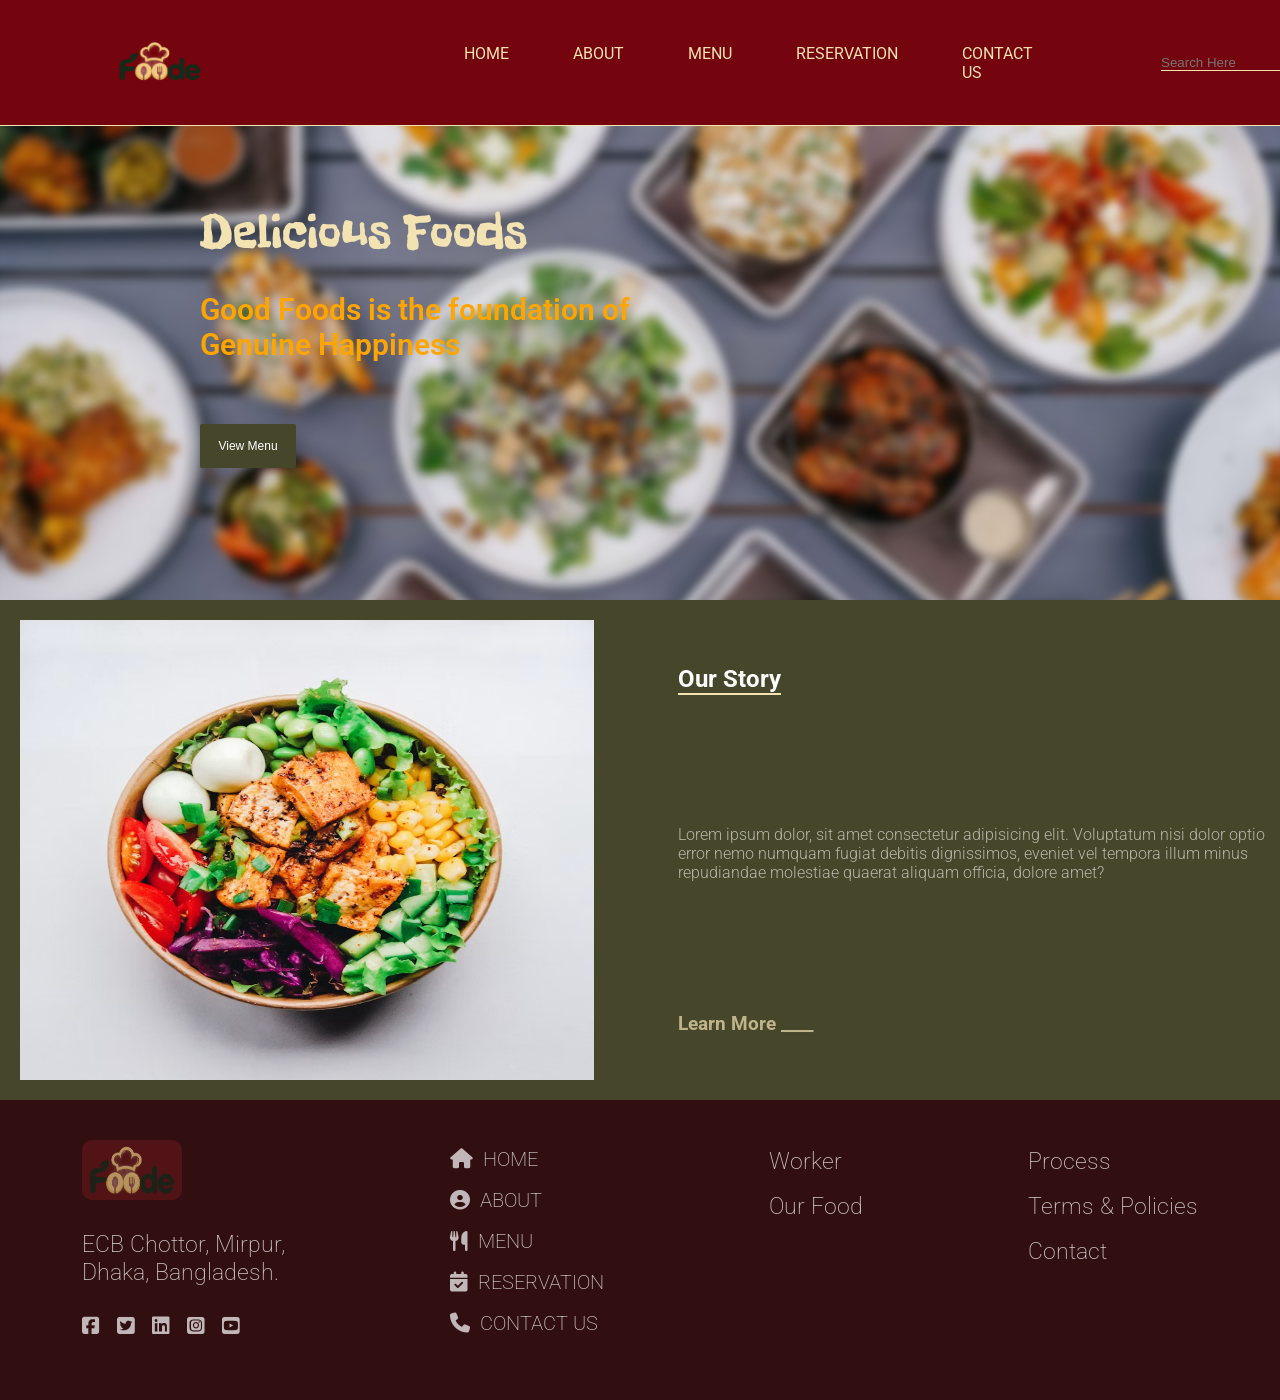
<file: index.html>
<!DOCTYPE html>
<html lang="en">
<head>
    <meta charset="UTF-8">
    <meta name="viewport" content="width=device-width, initial-scale=1.0">
    <link rel="stylesheet" href="https://cdnjs.cloudflare.com/ajax/libs/font-awesome/6.7.2/css/all.min.css">
    <link rel="preconnect" href="https://fonts.googleapis.com">
    <link rel="preconnect" href="https://fonts.gstatic.com" crossorigin>
    <link href="https://fonts.googleapis.com/css2?family=Alien+Block&family=Freckle+Face&family=Google+Sans:ital,opsz,wght@0,17..18,400..700;1,17..18,400..700&family=Permanent+Marker&family=Poppins:ital,wght@0,100;0,200;0,300;0,400;0,500;0,600;0,700;0,800;0,900;1,100;1,200;1,300;1,400;1,500;1,600;1,700;1,800;1,900&family=Roboto:ital,wght@0,100..900;1,100..900&display=swap" rel="stylesheet">
    <link rel="preconnect" href="https://fonts.googleapis.com">
    <link rel="preconnect" href="https://fonts.gstatic.com" crossorigin>
    <link href="https://fonts.googleapis.com/css2?family=Alien+Block&family=Freckle+Face&family=Google+Sans:ital,opsz,wght@0,17..18,400..700;1,17..18,400..700&family=Original+Surfer&family=Permanent+Marker&family=Poppins:ital,wght@0,100;0,200;0,300;0,400;0,500;0,600;0,700;0,800;0,900;1,100;1,200;1,300;1,400;1,500;1,600;1,700;1,800;1,900&family=Roboto:ital,wght@0,100..900;1,100..900&display=swap" rel="stylesheet">
    <link rel="stylesheet" href="style.css">
    <title>Foode</title>
</head>
<body>
    <header>
        <nav>
            <div class="logo">
                <img src="logo.png" alt="FOODE">
            </div>
            <div class="navbar">
                <ul>
                    <li><a href="#">HOME</a></li>
                    <li><a href="about-us.html">ABOUT</a></li>
                    <li><a href="#">MENU</a></li>
                    <li><a href="#">RESERVATION</a></li>
                    <li><a href="#">CONTACT US</a></li>
                </ul>
            </div>
            <div class="search">
                <input type="text" placeholder="Search Here">
                <i class="fa-solid fa-magnifying-glass"></i>
            </div>
        </nav>
    </header>

    <section class="hero-section">
        <div class="hero-content">
            <h1>Delicious Foods</h1>
            <p>Good Foods is the foundation of <br>Genuine Happiness</p>
            <button>View Menu</button>
        </div>
    </section>

    <section class="hero-section1">
        <div class="hero-img1">
            <img src="img2.avif" alt="">
        </div>
        <div class="hero-content1">
            <h1>Our Story</h1>
            <p>Lorem ipsum dolor, sit amet consectetur adipisicing elit. Voluptatum nisi dolor optio error nemo numquam fugiat debitis dignissimos, eveniet vel tempora illum minus repudiandae molestiae quaerat aliquam officia, dolore amet?</p>
            <h3><a href="about-us.html" class="learn">Learn More ____</a></h3>
        </div>
    </section>

    <footer>
        <div class="section1">
            <img src="logo.png" alt="FOODE">
            <h3>ECB Chottor, Mirpur,<br>Dhaka, Bangladesh.</h3>
            <div class="footer-icons">
                <i class="fa-brands fa-square-facebook"></i>
                <i class="fa-brands fa-square-twitter"></i>
                <i class="fa-brands fa-linkedin"></i>
                <i class="fa-brands fa-square-instagram"></i>
                <i class="fa-brands fa-square-youtube"></i>
            </div>
        </div>
        <div class="section2">
            <ul>
                <li><i class="fa-solid fa-house"></i><a href="#">HOME</a></li>
                <li><i class="fa-solid fa-circle-user"></i><a href="about-us.html">ABOUT</a></li>
                <li><i class="fa-solid fa-utensils"></i><a href="#">MENU</a></li>
                <li><i class="fa-solid fa-calendar-check"></i><a href="#">RESERVATION</a></li>
                <li><i class="fa-solid fa-phone"></i><a href="#">CONTACT US</a></li>
            </ul>
        </div>
        <div class="section3">
            <h3>Worker</h3>
            <h3>Our Food</h3>
        </div>
        <div class="section4">
            <h3>Process</h3>
            <h3>Terms & Policies</h3>
            <h3>Contact</h3>
        </div>
    </footer>
    <script src="Script.js"></script>
</body>
</html>
</file>
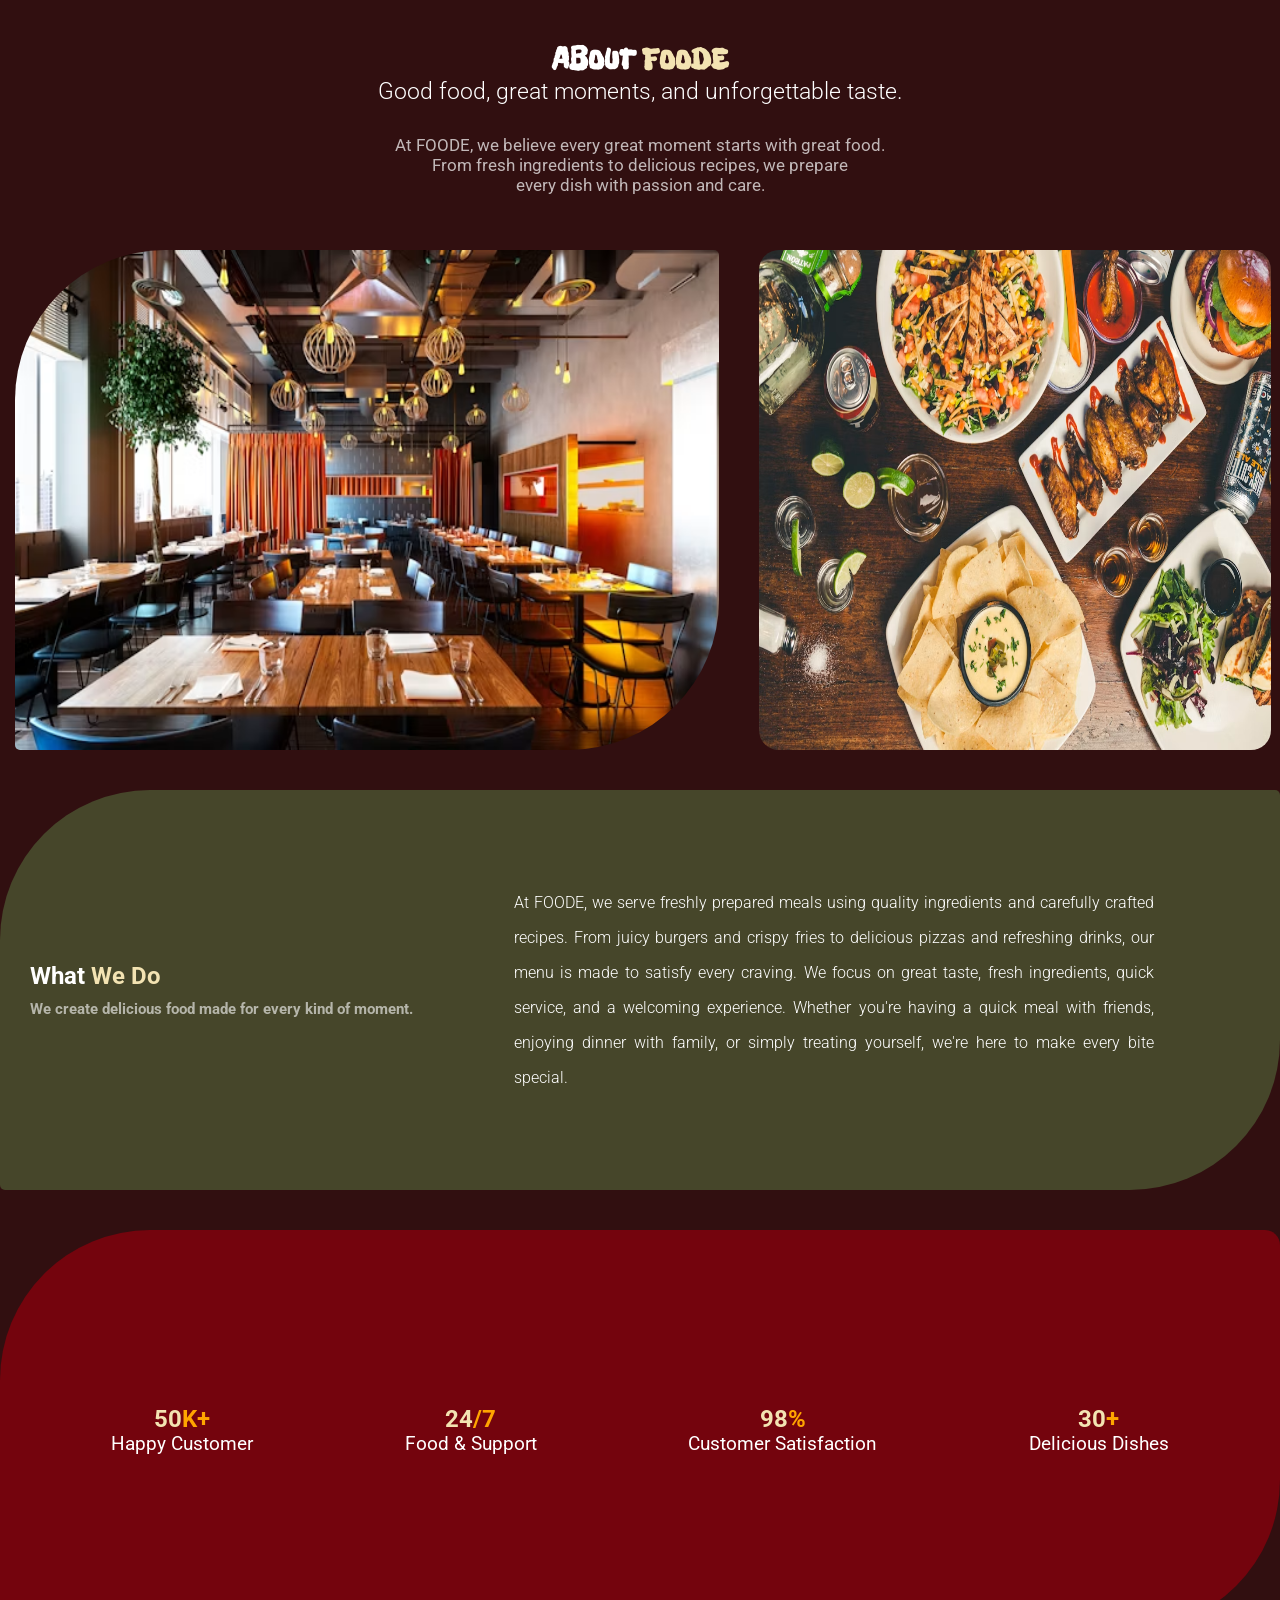
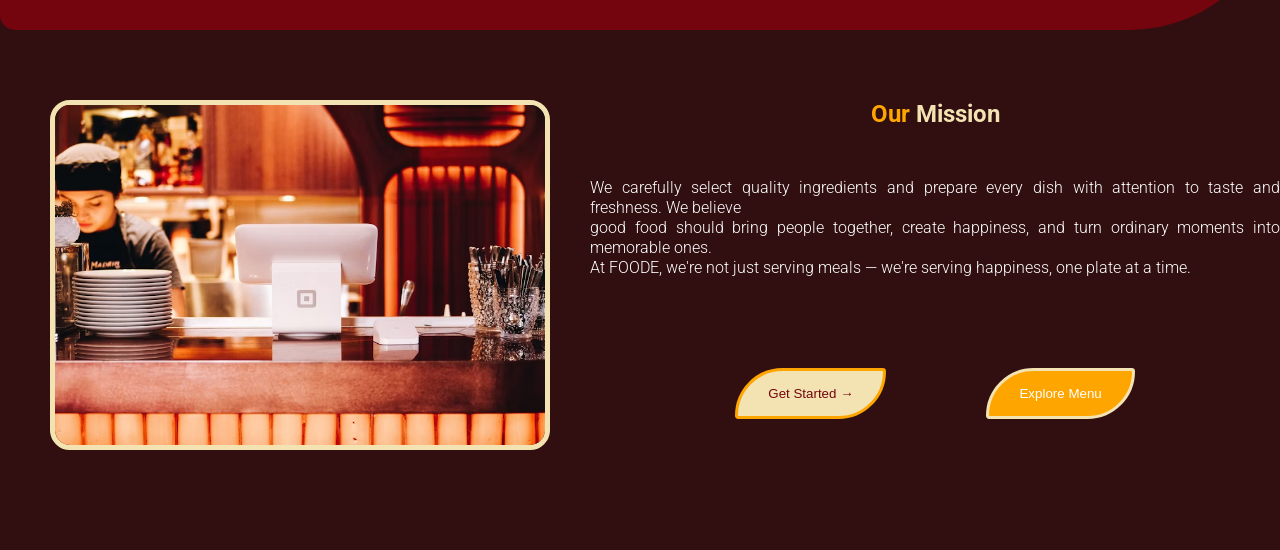
<file: about-us.html>
<!DOCTYPE html>
<html lang="en">
<head>
    <meta charset="UTF-8">
    <meta name="viewport" content="width=device-width, initial-scale=1.0">
       <link rel="stylesheet" href="https://cdnjs.cloudflare.com/ajax/libs/font-awesome/6.7.2/css/all.min.css">
    <link rel="preconnect" href="https://fonts.googleapis.com">
    <link rel="preconnect" href="https://fonts.gstatic.com" crossorigin>
    <link href="https://fonts.googleapis.com/css2?family=Alien+Block&family=Freckle+Face&family=Google+Sans:ital,opsz,wght@0,17..18,400..700;1,17..18,400..700&family=Permanent+Marker&family=Poppins:ital,wght@0,100;0,200;0,300;0,400;0,500;0,600;0,700;0,800;0,900;1,100;1,200;1,300;1,400;1,500;1,600;1,700;1,800;1,900&family=Roboto:ital,wght@0,100..900;1,100..900&display=swap" rel="stylesheet">
    <link rel="preconnect" href="https://fonts.googleapis.com">
    <link rel="preconnect" href="https://fonts.gstatic.com" crossorigin>
    <link href="https://fonts.googleapis.com/css2?family=Alien+Block&family=Freckle+Face&family=Google+Sans:ital,opsz,wght@0,17..18,400..700;1,17..18,400..700&family=Original+Surfer&family=Permanent+Marker&family=Poppins:ital,wght@0,100;0,200;0,300;0,400;0,500;0,600;0,700;0,800;0,900;1,100;1,200;1,300;1,400;1,500;1,600;1,700;1,800;1,900&family=Roboto:ital,wght@0,100..900;1,100..900&display=swap" rel="stylesheet">
    <title>About Us</title>
    <link rel="stylesheet" href="style.css">
</head>
<body>
    <section class="about1">
        <h1>ABOUT <span>FOODE</span></h1>
        <h3>Good food, great moments, and unforgettable taste.</h3>
        <p>At FOODE, we believe every great moment starts with great food. <br> From fresh ingredients to delicious recipes, we prepare <br>every dish with passion and care.</p>
    </section>
    <section class="about2">
        <img src="img3.avif" alt="" class="aboutimg1 aboutimg">
        <img src="img5.avif" alt="" class="aboutimg2 aboutimg">


    </section>
    <section class="about3">
        <div class="about3content">
        <h1>What <span>We Do</span></h1>
        <h3>We create delicious food made for every kind of moment.</h3>
        </div>
        <p>At FOODE, we serve freshly prepared meals using quality ingredients and carefully crafted recipes. From juicy burgers and crispy fries to delicious pizzas and refreshing drinks, our menu is made to satisfy every craving.

We focus on great taste, fresh ingredients, quick service, and a welcoming experience. Whether you're having a quick meal with friends, enjoying dinner with family, or simply treating yourself, we're here to make every bite special.</p>
    </section>
    <section class="about4">
        <div class="about4content1 about4contents">
            <h1>50<span>K+</span></h1>
            <h3>Happy Customer</h3>
        </div>
        <div class="about4content2 about4contents">
            <h1>24<span>/7</span></h1>
            <h3>Food & Support</h3>
        </div>
        <div class="about4content3 about4contents">
            <h1>98<span>%</span></h1>
            <h3>Customer Satisfaction</h3>
        </div>
        <div class="about4content4 about4contents">
            <h1>30<span>+</span></h1>
            <h3>Delicious Dishes</h3>
        </div>

    </section>
    <section class="about5">
        <div class="about5content1">
            <img src="img4.avif" alt="">
        </div>
        <div class="about5content2">
            <h1><span>Our</span> Mission</h1>
            <p>We carefully select quality ingredients and prepare every dish with attention to taste and freshness. We believe <br>good food should bring people together, create happiness, and turn ordinary moments into memorable ones. <br>
        At FOODE, we're not just serving meals — we're serving happiness, one plate at a time.</p>
            <div class="about5content3">
                <button class="button1 button">Get Started →</button>
                <button class="button2 button">Explore Menu</button>
            </div>
        </div>
    </section>
</body>
</html>
</file>
<file: style.css>
:root{
    --main-color:#46462A;
    --second-color:#F3E3B2;
    --third-color:#74040D;
    --fourth-color:#310f10;
}
*{
    margin: 0;
    padding: 0;
    box-sizing: border-box;
}


.logo img{
    width: 6rem;
    height: 3rem;
    margin-left: 7rem;
    

}
nav {
    display: flex;
    align-items: center;
    background-color: var(--third-color);
    position:fixed;
    top: 0;
    z-index: 99999999999;
    border-bottom: 1.2px solid var(--second-color);
    height: 14vh;
    width: 100%;
    
}

/* Logo */


.logo img {
    width: 6rem;
    height: 3rem;
    
}

/* Navbar */
.navbar {

    display: flex;
    justify-content: center;
}

.navbar ul {
    display: flex;
    gap: 4rem;
    list-style: none;
    padding-left: 16rem;
}

.navbar ul li a {
    text-decoration: none;
    color: var(--second-color);
    font-family: "Roboto", sans-serif;
    position: relative;
}

.navbar ul li a::after {
    content: "";
    position: absolute;
    left: 0;
    bottom: -5px;
    width: 0;
    height: 2px;
    background-color: var(--second-color);
    transition: ease 0.3s;
}

.navbar ul li a:hover::after {
    animation: effect 0.5s ease forwards;
    
}

@keyframes effect {
    from {
        width: 0;
    }

    to {
        width: 100%;
    }
}

/* Search */
.search {
    display: flex;
    align-items: center;
    border-bottom: 0.1rem solid var(--second-color);
    margin-left: 8rem;
    
}

.search input {
    outline: none;
    border: none;
    background: transparent;
    color: white;
    width: 10rem;
}
.search i{
    color:var(--second-color) ;
}

/* Hero Section */
.hero-section{
    height: 600px;
    width: 100vw;
    position: relative;
    overflow: hidden;
}
.hero-section::before{
    content: "";
    position: absolute;
    inset: -10px;
    filter: blur(5px);
    background: url(img1.avif)  no-repeat;
    background-size: cover;
}
.hero-content{
    position: absolute;
    top:200px;
    left: 200px;
    overflow: hidden;
    z-index: 9999999;
    display: flex;
    flex-direction: column;
    gap: 30px;
}
.hero-content h1{
    color: var(--second-color);
    font-size: 50px;
    font-family: "Freckle Face", system-ui;
    font-weight: 400;
}
.hero-content p{
    color: orange;
    font-size: 30px;
    font-family: "Roboto" , sans-serif;
    font-weight: 600;
   
}
.hero-content button{
    width: 6rem;
    padding: 15px 15px;
     background-color: var(--main-color);
    border: none;
    color: white;
    margin-top: 2rem;
    border-radius: 2px;
    transition: ease 0.3s;
    font-size: 12px;
    box-shadow: 0 10px 25px rgba(0, 0, 0, 0.3);
}
.hero-content button:hover{
    color: white;
    background-color: var(--third-color);
    transform: translateY(-3px);
    box-shadow: 0 5px 15px rgba(0, 0, 0, 0.2);
}


.hero-section1{
    width: 100%;
    height: 500px;
    background-color:var(--main-color);
    display: flex;
}

.hero-img1 img{
    width: 48vw;
    height: 500px;
    border: 20px solid var(--main-color);
}
.hero-content1{
    width: 60%;
    display: flex;
    flex-direction: column;
    justify-content: space-around;
    padding-left: 4rem;
    font-family: "Roboto", sans-serif;

    
}
.hero-content1 h1{
   border-bottom: 2px solid var(--second-color);
   width: fit-content;
   color: white;
}
.hero-content1 p{
      font-weight: 300;
      opacity: 0.6;
      color: white;
      
}
.hero-content1 h3{
   opacity: 0.7;
   color: var(--second-color);
}

/* Footer */
footer{
    height: 300px;
    width: 100%;
    background-color: var(--fourth-color);
    display: flex;
    justify-content: space-around;
    font-family: "Roboto", sans-serif;
    font-size: 20px;
    font-weight: 200;
    color: white;
}
.section1 {

    display: flex;
    flex-direction: column;
    gap: 30px;
    opacity: 0.7;
    margin-top: 40px;
}
.section1 img{
    width: 100px;
    height: 60px;
    background-color: #5f1618;
    border-radius: 10px;
    
}
.section1 h3{
       font-weight: 200;
}
.section1 .footer-icons{
    display: flex;
    gap: 17px;
}

.section2 ul {
    display: flex;
    flex-direction: column;
    gap: 17px;
    opacity: 0.7;
    margin-top: 47px;
}
.section2 ul li{
    list-style: none;
}
.section2 ul li i{
    padding-right: 10px;
}
.section2 ul li a{
    text-decoration: none;
    color: white;
}
.section3{
    display: flex;
    flex-direction: column;
    gap: 17px;
    opacity: 0.7;
    margin-top: 47px;
}
.section3 h3{
    font-weight: 200;
}
.section4{
    display: flex;
    flex-direction: column;
    gap: 17px;
    opacity: 0.7;
    margin-top: 47px;
}
.section4 h3{
    font-weight: 200;


}

/* =====================================
        MOBILE MENU
===================================== */

@media (max-width: 768px) {

    /* Navbar */

    nav {
        height: 70px;
        padding: 0 20px;
        justify-content: space-between;
    }

    .logo {
        display: flex;
        align-items: center;
    }

    .logo img {
        width: 65px;
        height: 45px;
        margin-left: 0;
    }


    /* Hamburger */

    .menu-toggle {
        display: block;
        position: relative;
        z-index: 1001;
    }


    /* Mobile Navigation */

    .navbar {
        position: absolute;

        top: 70px;
        left: 0;

        width: 100%;

        background-color: var(--third-color);

        display: none;

        padding: 25px 0;
    }


    /* JavaScript এই class যোগ করবে */

    .navbar.active {
        display: block;
    }


    .navbar ul {
        display: flex;
        flex-direction: column;

        align-items: center;

        gap: 25px;

        padding: 0;
        margin: 0;
    }


    .navbar ul li a {
        font-size: 18px;
    }


    /* Search mobile-এ থাকবে না */

    .search {
        display: none;
    }


    /* =========================
            HERO
    ========================= */

    .hero-section {
        height: 500px;

        margin-top: 70px;
    }

    .hero-content {
        top: 150px;

        left: 25px;
        right: 25px;

        gap: 20px;
    }

    .hero-content h1 {
        font-size: 34px;
    }

    .hero-content p {
        font-size: 19px;
    }

    .hero-content p br {
        display: none;
    }


    /* =========================
            STORY
    ========================= */

    .hero-section1 {
        flex-direction: column;

        height: auto;
    }

    .hero-img1 {
        width: 100%;
    }

    .hero-img1 img {
        width: 100%;
        height: 300px;

        object-fit: cover;

        border: 10px solid var(--main-color);
    }

    .hero-content1 {
        width: 100%;

        padding: 35px 25px;

        gap: 25px;
    }

    .hero-content1 p {
        line-height: 1.7;
    }


    /* =========================
            FOOTER
    ========================= */

    footer {
        flex-direction: column;

        gap: 35px;

        height: auto;

        padding: 40px 25px;
    }

    .section1,
    .section2,
    .section3,
    .section4 {
        margin-top: 0;
    }
        .section2{
                position: absolute;
                visibility: hidden;
                opacity: 0;
        }
}


    



/* About Us Section */
/* ===================== */

body{
    background-color: var(--fourth-color);
    color:white;
    font-family: "Roboto" , sans-serif;
}
.about1{
    width: 100%;
    height: 250px;
    text-align: center;
    padding-top: 40px;
    font-size: 20px;
}
.about1 span{
    color: var(--second-color ) !important;
}
.about1 h1{
     font-family: "Freckle Face", system-ui !important;
}
.about1 h3{
    font-weight: 300;
}
.about1 p{
    padding-top: 30px;
    opacity: 0.7;
    font-size: 17px !important;


}
/* about Section2 */
.about2{
    width: 100%;
    height: 500px;
    display: flex;
    gap: 40px;
    

}
.about2 .aboutimg1{
    width: 55%;
    border-radius: 10px;
    margin-left: 15px;
     border-radius: 150px 5px;
}
.about2 .aboutimg2{
    width: 40%;
    border-radius: 10px;
     border-radius: 20px ;
}

/* about Section3 */
.about3{
    display: flex;
    width: 100%;
    height: 400px;
    background-color: var(--main-color) !important;
    margin-top: 40px;
    align-items: center;
    border-radius: 150px 5px;
    


}
.about3 .about3content{
    width: 30%;
    margin-left: 30px;
}

.about3 .about3content span{
    color: var(--second-color);
}
.about3 .about3content h3{
    font-size: 15px;
    padding-top: 10px;
    opacity: 0.6;
}
.about3 p{
    width: 50%;
    margin-left: 100px;
    line-height: 35px;
    text-align: justify;
    font-weight: 300;
}
/* About Section4 */
.about4{
    background-color: var(--third-color);
    display: flex;
    width: 100%;
    height: 400px; 
    margin-top: 40px;
    align-items: center;
    border-radius: 150px 15px;
    gap: 40px;
    justify-content: space-evenly;
}
.about4 .about4contents{
    flex-shrink: 1;

}
.about4 .about4contents h1{
    color: var(--second-color) !important;
    text-align: center;
    
}
.about4 .about4contents h3{
    font-weight: 400;
    
}
.about4 .about4contents span{
    color: orange !important;
    
}

/* About Section5 */
.about5{
    width: 100%;
    height: 450px;
    margin-top: 70px;
    display: flex;
}
.about5content1 img{
    width: 500px;
    height: 350px;
    margin-left: 50px;
    border-radius: 20px;
    border: 5px solid var(--second-color);
}

.learn{
    color: var(--second-color);
    text-decoration: none;
}
.about5content2 {
    margin-left: 40px;
    text-align: center;
    display: flex;
    flex-direction: column;
    gap: 50px;
}
.about5content2 h1{
    color: var(--second-color);
}
.about5content2 span{
    color: orange;
}
.about5content2 p{
    font-weight: 300;
    text-align: justify !important;
    line-height: 20px;
}
.about5content3{
    display: flex;
    gap: 100px;
    justify-content: center;
    margin-top: 40px;
}
.about5content3 .button{
      outline:none;
      padding: 15px 30px;
      border-radius: 70px 5px;
      font-weight: 500;
      transition: 0.3s ease-in;
      
      
}
.about5content3 .button1{
    border: 3px solid orange;
    background-color: var(--second-color);
    color:var(--third-color);
    
}
.about5content3 .button2{
    border: 3px solid var(--second-color);
    background-color: orange;
    color:white;
    
    
}
.about5content3 .button1:hover{
     border: 3px solid var(--second-color);
    background-color: orange;
    color:white;
     transform: translateY(-10px);
}
.about5content3 .button2:hover{
     border: 3px solid orange;
    background-color: var(--second-color);
    color:var(--third-color);
    transform: translateY(-10px);
}
</file>
